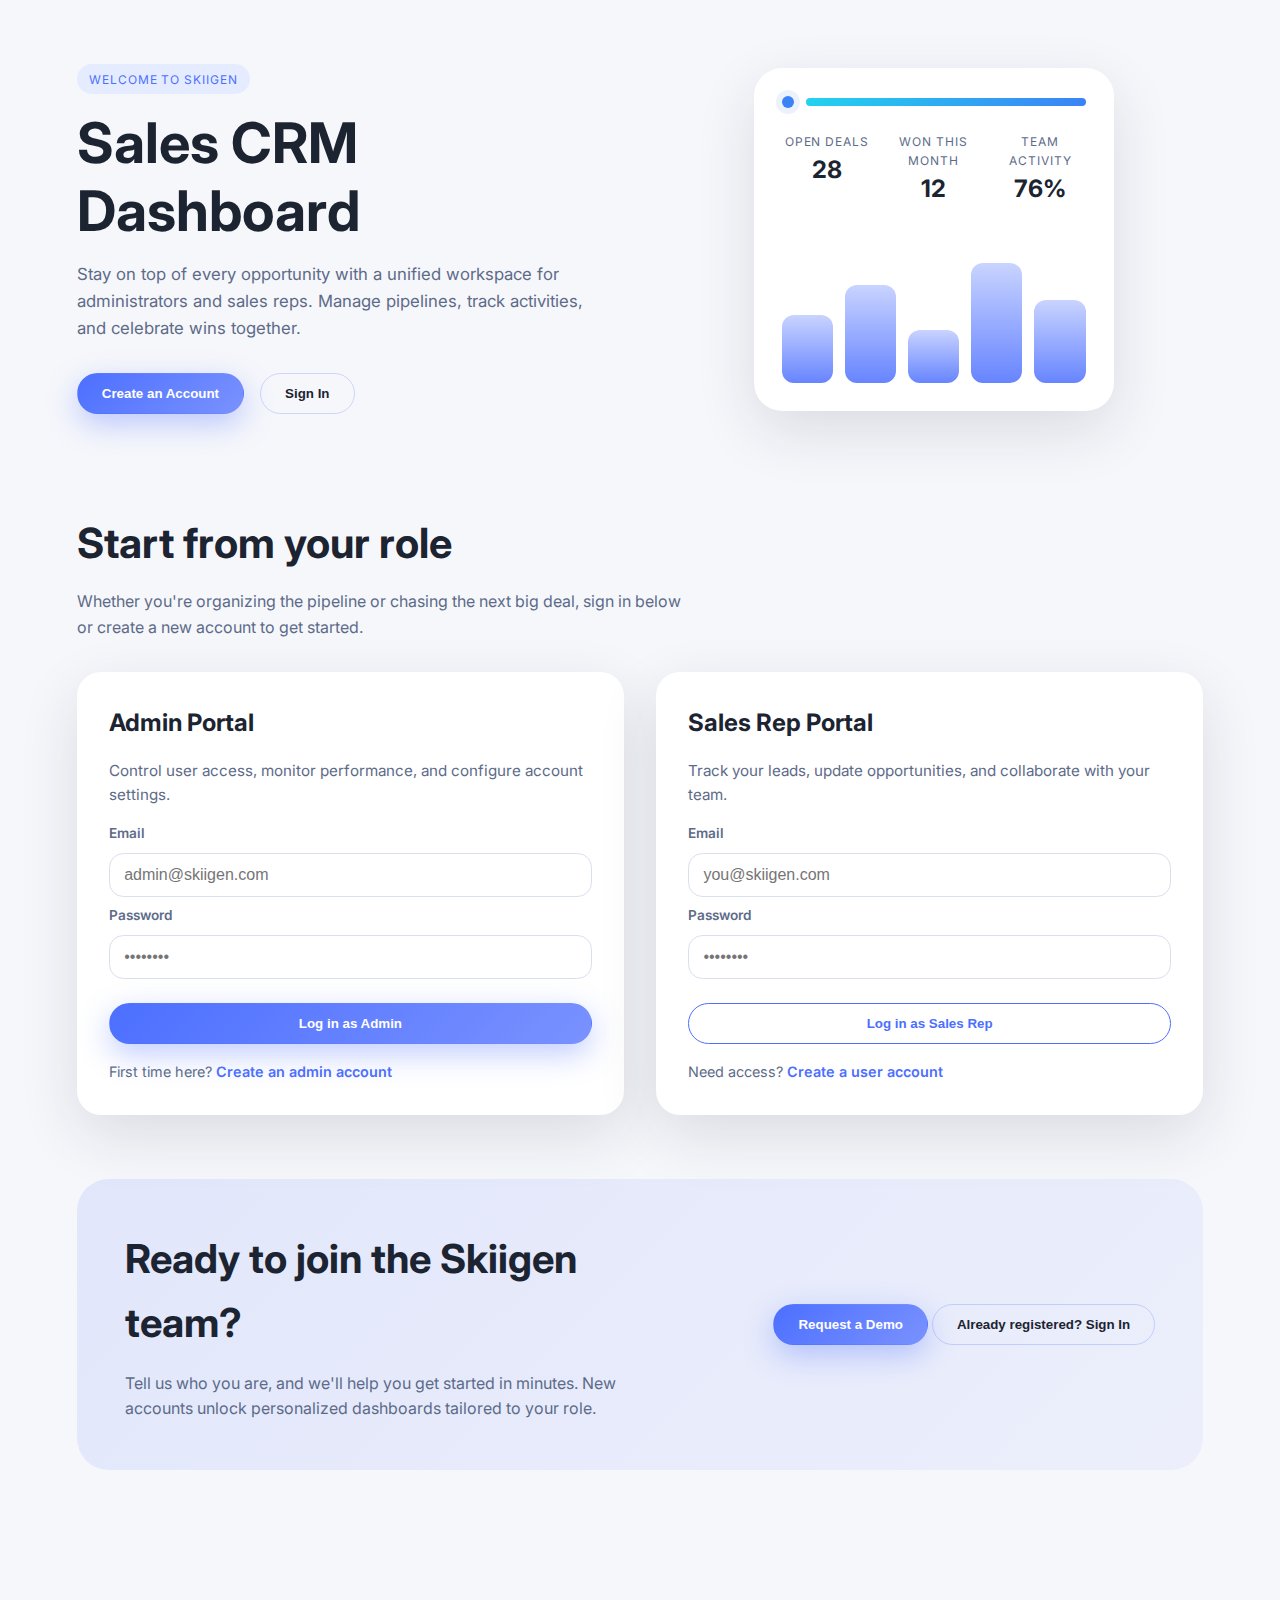
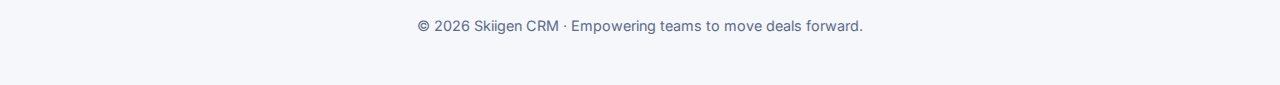
<file: index.html>
<!DOCTYPE html>
<html lang="en">
  <head>
    <meta charset="UTF-8" />
    <meta name="viewport" content="width=device-width, initial-scale=1.0" />
    <title>Skiigen Sales CRM</title>
    <link rel="preconnect" href="https://fonts.googleapis.com" />
    <link rel="preconnect" href="https://fonts.gstatic.com" crossorigin />
    <link
      href="https://fonts.googleapis.com/css2?family=Inter:wght@300;400;500;600;700&display=swap"
      rel="stylesheet"
    />
    <link rel="stylesheet" href="styles.css" />
  </head>
  <body>
    <header class="hero">
      <div class="hero__content">
        <div class="badge">Welcome to Skiigen</div>
        <h1>Sales CRM Dashboard</h1>
        <p>
          Stay on top of every opportunity with a unified workspace for
          administrators and sales reps. Manage pipelines, track activities, and
          celebrate wins together.
        </p>
        <div class="hero__actions">
          <button class="btn btn--primary" data-trigger="create-account">
            Create an Account
          </button>
          <button class="btn btn--ghost" data-trigger="scroll-login">
            Sign In
          </button>
        </div>
      </div>
      <div class="hero__illustration">
        <div class="dashboard">
          <div class="dashboard__header">
            <div class="status-dot"></div>
            <div class="status-bar"></div>
          </div>
          <div class="dashboard__metrics">
            <div>
              <span class="metric__label">Open Deals</span>
              <strong class="metric__value">28</strong>
            </div>
            <div>
              <span class="metric__label">Won This Month</span>
              <strong class="metric__value">12</strong>
            </div>
            <div>
              <span class="metric__label">Team Activity</span>
              <strong class="metric__value">76%</strong>
            </div>
          </div>
          <div class="dashboard__graph">
            <div class="bar" style="height: 45%"></div>
            <div class="bar" style="height: 65%"></div>
            <div class="bar" style="height: 35%"></div>
            <div class="bar" style="height: 80%"></div>
            <div class="bar" style="height: 55%"></div>
          </div>
        </div>
      </div>
    </header>

    <main>
      <section class="login" id="login">
        <div class="login__intro">
          <h2>Start from your role</h2>
          <p>
            Whether you're organizing the pipeline or chasing the next big deal,
            sign in below or create a new account to get started.
          </p>
        </div>
        <div class="login__grid">
          <article class="card">
            <h3>Admin Portal</h3>
            <p class="card__subtitle">
              Control user access, monitor performance, and configure account
              settings.
            </p>
            <form class="form" autocomplete="on">
              <label class="form__label" for="admin-email">Email</label>
              <input
                class="form__input"
                type="email"
                id="admin-email"
                name="admin-email"
                placeholder="admin@skiigen.com"
                required
              />
              <label class="form__label" for="admin-password">Password</label>
              <input
                class="form__input"
                type="password"
                id="admin-password"
                name="admin-password"
                placeholder="••••••••"
                required
              />
              <button type="submit" class="btn btn--primary btn--full">
                Log in as Admin
              </button>
            </form>
            <p class="card__footer">
              First time here?
              <a href="#" class="link" data-trigger="create-account"
                >Create an admin account</a
              >
            </p>
          </article>

          <article class="card">
            <h3>Sales Rep Portal</h3>
            <p class="card__subtitle">
              Track your leads, update opportunities, and collaborate with your
              team.
            </p>
            <form class="form" autocomplete="on">
              <label class="form__label" for="rep-email">Email</label>
              <input
                class="form__input"
                type="email"
                id="rep-email"
                name="rep-email"
                placeholder="you@skiigen.com"
                required
              />
              <label class="form__label" for="rep-password">Password</label>
              <input
                class="form__input"
                type="password"
                id="rep-password"
                name="rep-password"
                placeholder="••••••••"
                required
              />
              <button type="submit" class="btn btn--secondary btn--full">
                Log in as Sales Rep
              </button>
            </form>
            <p class="card__footer">
              Need access?
              <a href="#" class="link" data-trigger="create-account"
                >Create a user account</a
              >
            </p>
          </article>
        </div>
      </section>

      <section class="cta" id="create-account">
        <div class="cta__content">
          <h2>Ready to join the Skiigen team?</h2>
          <p>
            Tell us who you are, and we'll help you get started in minutes. New
            accounts unlock personalized dashboards tailored to your role.
          </p>
        </div>
        <div class="cta__actions">
          <button class="btn btn--primary" data-trigger="request-demo">
            Request a Demo
          </button>
          <button class="btn btn--ghost" data-trigger="scroll-login">
            Already registered? Sign In
          </button>
        </div>
      </section>
    </main>

    <footer class="footer">
      <p>
        © <span id="year"></span> Skiigen CRM · Empowering teams to move deals
        forward.
      </p>
    </footer>

    <div class="modal" id="account-modal" aria-hidden="true">
      <div class="modal__dialog" role="dialog" aria-modal="true">
        <button class="modal__close" data-trigger="close-modal" aria-label="Close">
          ×
        </button>
        <h3>Create your Skiigen account</h3>
        <p class="modal__subtitle">
          Choose your role and share a few details so we can tailor your
          workspace.
        </p>
        <form class="form form--stacked">
          <label class="form__label" for="full-name">Full name</label>
          <input
            class="form__input"
            type="text"
            id="full-name"
            name="full-name"
            placeholder="Jordan Taylor"
            required
          />
          <label class="form__label" for="account-email">Work email</label>
          <input
            class="form__input"
            type="email"
            id="account-email"
            name="account-email"
            placeholder="you@company.com"
            required
          />
          <label class="form__label" for="role">Role</label>
          <select class="form__input" id="role" name="role" required>
            <option value="">Select your role</option>
            <option value="admin">Administrator</option>
            <option value="rep">Sales Representative</option>
          </select>
          <label class="form__label" for="phone">Phone (optional)</label>
          <input
            class="form__input"
            type="tel"
            id="phone"
            name="phone"
            placeholder="(555) 123-4567"
          />
          <button type="submit" class="btn btn--primary btn--full">
            Submit registration request
          </button>
        </form>
      </div>
    </div>

    <script src="script.js"></script>
  </body>
</html>
</file>
<file: styles.css>
:root {
  --bg: #f6f7fb;
  --white: #ffffff;
  --accent: #4c6fff;
  --accent-dark: #3953d9;
  --accent-light: #e6ecff;
  --text: #1c2331;
  --text-muted: #5d6b89;
  --border: #d9dfec;
  --shadow: 0 20px 60px rgba(28, 35, 49, 0.12);
  font-size: 16px;
}

* {
  margin: 0;
  padding: 0;
  box-sizing: border-box;
}

body {
  font-family: "Inter", system-ui, -apple-system, BlinkMacSystemFont, "Segoe UI",
    sans-serif;
  background-color: var(--bg);
  color: var(--text);
  line-height: 1.6;
  -webkit-font-smoothing: antialiased;
}

a {
  color: inherit;
  text-decoration: none;
}

.btn {
  display: inline-flex;
  align-items: center;
  justify-content: center;
  gap: 0.35rem;
  font-weight: 600;
  border-radius: 999px;
  padding: 0.75rem 1.5rem;
  border: 1px solid transparent;
  transition: transform 0.2s ease, box-shadow 0.2s ease, background-color 0.2s ease,
    border-color 0.2s ease;
  cursor: pointer;
}

.btn--primary {
  background: linear-gradient(135deg, var(--accent), #7a92ff);
  color: var(--white);
  box-shadow: 0 10px 30px rgba(76, 111, 255, 0.35);
}

.btn--primary:hover {
  transform: translateY(-2px);
  box-shadow: 0 16px 40px rgba(76, 111, 255, 0.35);
}

.btn--secondary {
  background-color: var(--white);
  color: var(--accent);
  border-color: var(--accent);
}

.btn--secondary:hover {
  background-color: var(--accent-light);
}

.btn--ghost {
  background-color: transparent;
  color: var(--text);
  border-color: rgba(76, 111, 255, 0.25);
}

.btn--ghost:hover {
  background-color: var(--accent-light);
}

.btn--full {
  width: 100%;
  margin-top: 1rem;
}

header.hero {
  display: grid;
  grid-template-columns: repeat(auto-fit, minmax(280px, 1fr));
  align-items: center;
  gap: 3rem;
  padding: 4rem 6vw 3rem;
}

.hero__content {
  max-width: 540px;
}

.badge {
  display: inline-flex;
  align-items: center;
  padding: 0.35rem 0.75rem;
  border-radius: 999px;
  font-size: 0.75rem;
  text-transform: uppercase;
  letter-spacing: 0.08em;
  background-color: var(--accent-light);
  color: var(--accent);
  margin-bottom: 1rem;
}

.hero h1 {
  font-size: clamp(2.5rem, 5vw, 3.5rem);
  font-weight: 700;
  line-height: 1.2;
  margin-bottom: 1rem;
}

.hero p {
  font-size: 1.05rem;
  color: var(--text-muted);
  margin-bottom: 2rem;
}

.hero__actions {
  display: flex;
  gap: 1rem;
  flex-wrap: wrap;
}

.hero__illustration {
  display: flex;
  justify-content: center;
}

.dashboard {
  background: var(--white);
  padding: 1.75rem;
  border-radius: 1.75rem;
  box-shadow: var(--shadow);
  width: min(360px, 100%);
  display: flex;
  flex-direction: column;
  gap: 1.5rem;
}

.dashboard__header {
  display: flex;
  align-items: center;
  gap: 0.75rem;
}

.status-dot {
  width: 12px;
  height: 12px;
  border-radius: 50%;
  background: #3b82f6;
  box-shadow: 0 0 0 6px rgba(59, 130, 246, 0.1);
}

.status-bar {
  flex: 1;
  height: 8px;
  border-radius: 99px;
  background: linear-gradient(135deg, #22d3ee, #3b82f6);
}

.dashboard__metrics {
  display: grid;
  grid-template-columns: repeat(3, minmax(0, 1fr));
  gap: 1rem;
  text-align: center;
}

.metric__label {
  display: block;
  font-size: 0.75rem;
  text-transform: uppercase;
  letter-spacing: 0.08em;
  color: var(--text-muted);
}

.metric__value {
  font-size: 1.5rem;
  font-weight: 700;
}

.dashboard__graph {
  display: grid;
  grid-template-columns: repeat(5, 1fr);
  gap: 0.75rem;
  align-items: end;
  height: 150px;
}

.dashboard__graph .bar {
  background: linear-gradient(180deg, rgba(76, 111, 255, 0.3), rgba(76, 111, 255, 0.85));
  border-radius: 0.75rem;
  position: relative;
  overflow: hidden;
}

main {
  padding: 0 6vw 6rem;
}

.login {
  margin-top: 3rem;
}

.login__intro {
  max-width: 620px;
  margin-bottom: 2rem;
}

.login__intro h2 {
  font-size: clamp(2rem, 4vw, 2.6rem);
  margin-bottom: 0.75rem;
}

.login__intro p {
  color: var(--text-muted);
}

.login__grid {
  display: grid;
  grid-template-columns: repeat(auto-fit, minmax(280px, 1fr));
  gap: 2rem;
}

.card {
  background: var(--white);
  border-radius: 1.5rem;
  padding: 2rem;
  box-shadow: var(--shadow);
  display: flex;
  flex-direction: column;
  gap: 1rem;
}

.card h3 {
  font-size: 1.5rem;
}

.card__subtitle {
  color: var(--text-muted);
  font-size: 0.95rem;
}

.card__footer {
  font-size: 0.9rem;
  color: var(--text-muted);
}

.link {
  color: var(--accent);
  font-weight: 600;
}

.form {
  display: flex;
  flex-direction: column;
  gap: 0.5rem;
}

.form--stacked {
  gap: 0.75rem;
}

.form__label {
  font-size: 0.85rem;
  font-weight: 600;
  color: var(--text-muted);
}

.form__input {
  padding: 0.75rem 0.9rem;
  border-radius: 0.9rem;
  border: 1px solid var(--border);
  font-size: 1rem;
  transition: border-color 0.2s ease, box-shadow 0.2s ease;
}

.form__input:focus {
  outline: none;
  border-color: var(--accent);
  box-shadow: 0 0 0 3px rgba(76, 111, 255, 0.2);
}

.cta {
  margin-top: 4rem;
  background: linear-gradient(135deg, rgba(76, 111, 255, 0.12), rgba(76, 111, 255, 0.06));
  border-radius: 2rem;
  padding: 3rem;
  display: flex;
  flex-wrap: wrap;
  gap: 2rem;
  align-items: center;
  justify-content: space-between;
}

.cta__content {
  max-width: 520px;
}

.cta__content h2 {
  font-size: clamp(2rem, 4vw, 2.5rem);
  margin-bottom: 1rem;
}

.cta__content p {
  color: var(--text-muted);
}

.footer {
  padding: 3rem 6vw;
  text-align: center;
  color: var(--text-muted);
  font-size: 0.9rem;
}

.modal {
  position: fixed;
  inset: 0;
  background: rgba(28, 35, 49, 0.45);
  display: none;
  align-items: center;
  justify-content: center;
  padding: 1.5rem;
  z-index: 100;
}

.modal[aria-hidden="false"] {
  display: flex;
}

.modal__dialog {
  background: var(--white);
  border-radius: 1.5rem;
  padding: 2.5rem;
  max-width: 420px;
  width: 100%;
  box-shadow: var(--shadow);
  position: relative;
}

.modal__close {
  position: absolute;
  top: 1rem;
  right: 1rem;
  font-size: 1.5rem;
  background: transparent;
  border: none;
  cursor: pointer;
  color: var(--text-muted);
}

.modal__subtitle {
  color: var(--text-muted);
  margin-bottom: 1rem;
}

@media (max-width: 768px) {
  header.hero {
    padding-top: 3rem;
  }

  .hero__actions {
    width: 100%;
    flex-direction: column;
  }

  .cta {
    padding: 2.5rem;
  }
}

@media (prefers-reduced-motion: reduce) {
  *,
  *::before,
  *::after {
    animation-duration: 0.001ms !important;
    animation-iteration-count: 1 !important;
    transition-duration: 0.001ms !important;
    scroll-behavior: auto !important;
  }
}
</file>
